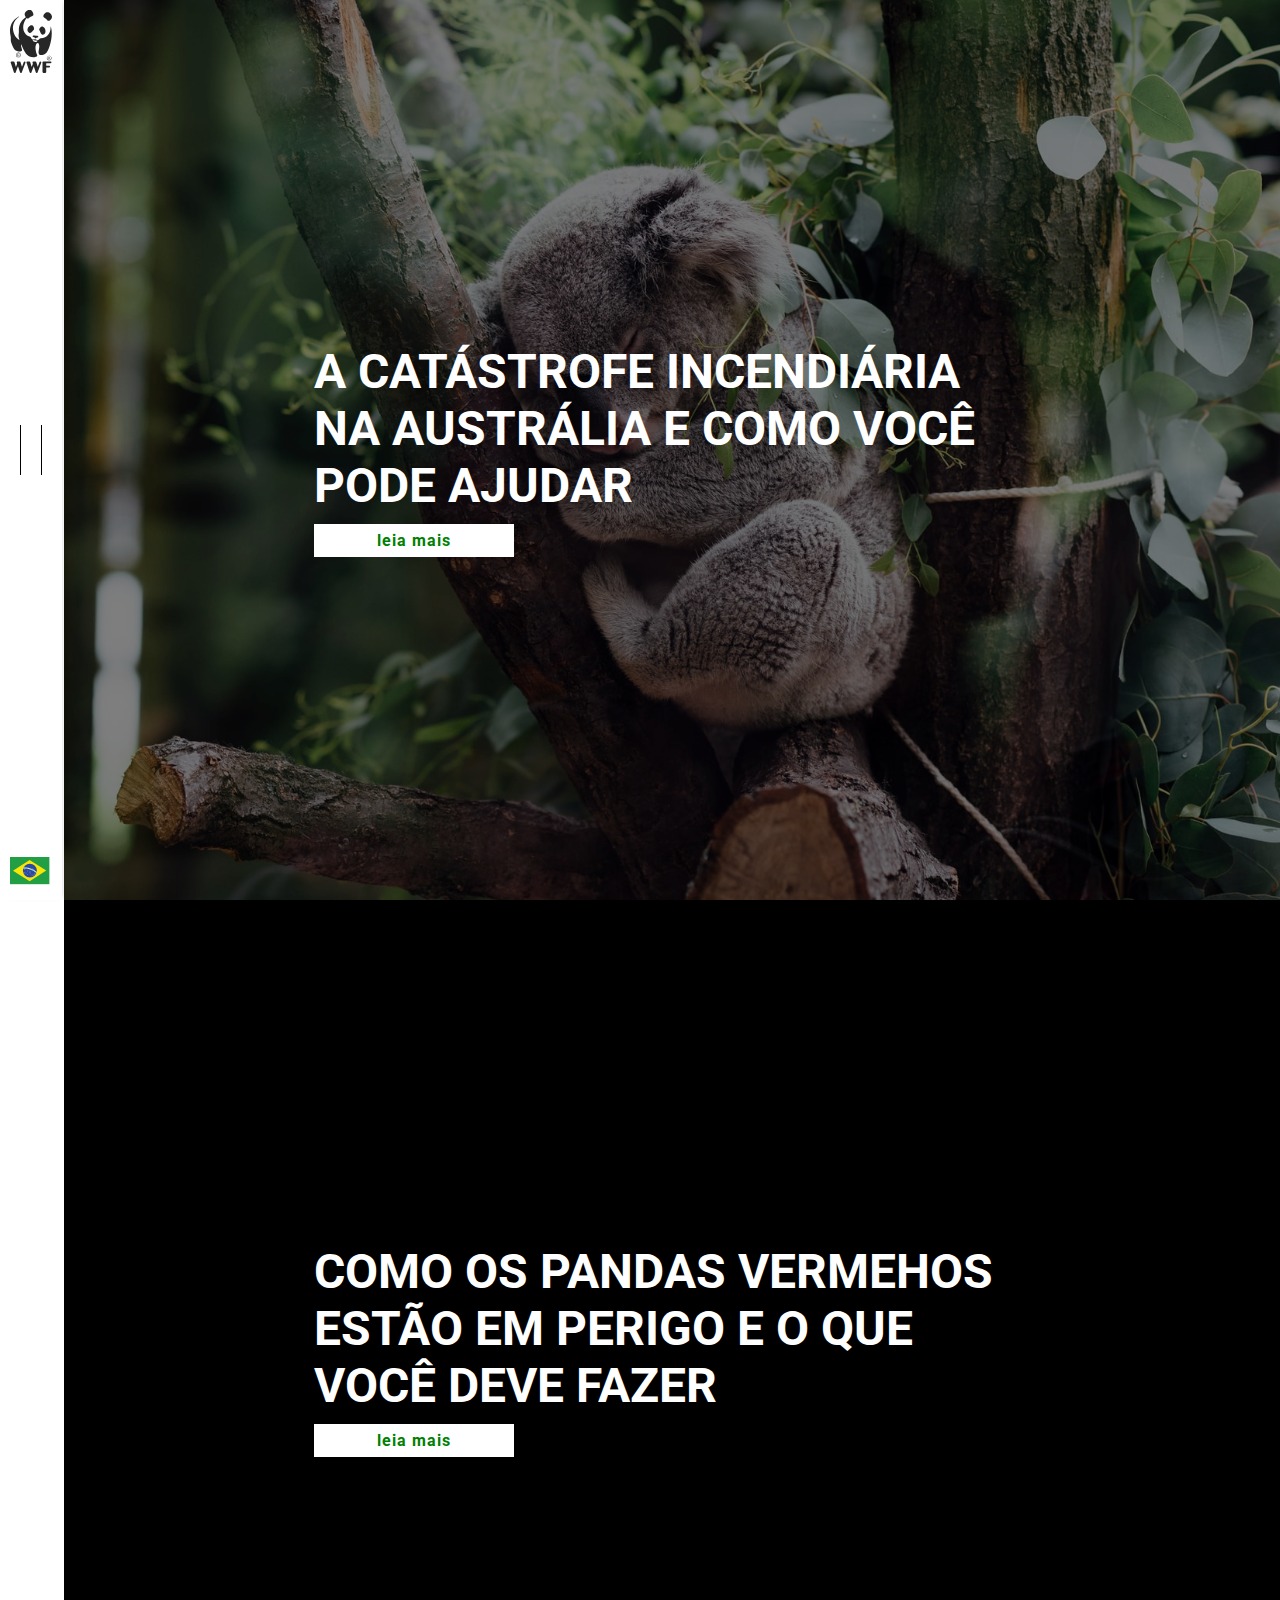
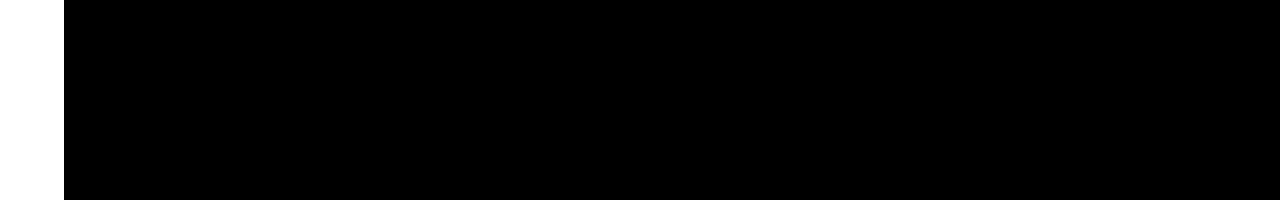
<file: index.html>
<!DOCTYPE html>
<html lang="pt-br">

<head>
    <meta charset="UTF-8">
    <meta http-equiv="X-UA-Compatible" content="IE=edge">
    <meta name="viewport" content="width=device-width, initial-scale=1.0">
    <link rel="stylesheet" href="assets/css/style.css">
    <link rel="stylesheet" href="assets/css/loading.css">
    <link rel="stylesheet" href="assets/css/icons.css">
    <title>WWF Brazil - Página Inicial</title>
</head>

<body class="oy-h">
    <!-- SITE -->
    <div class="website">
        <!-- MENU -->
        <nav>
            <div class="logo-area">
                <a href="index.html">
                    <img src="assets/img/wwf.svg" alt="Logo WWF Brazil" />
                </a>
                <a href="#">
                    <img src="assets/img/brazil.svg" alt="Brazil Flag" />
                </a>
            </div>
            <div class="menu-area">
                <ul>
                    <li id="menu">
                        <i class="menu-icon"></i>
                    </li>
                </ul>
            </div>
        </nav>

        <div class="menu-page">
            <ul>
                <li>
                    <a href="index.html">Home</a>
                </li>
                <li>
                    <a href="about.html">Sobre nós</a>
                </li>
                <li>
                    <a href="cause.html">Sobre a causa</a>
                </li>
                <li>
                    <a href="contact.html">Fale conosco</a>
                </li>
                <li>
                    <a href="news.html">Notícias</a>
                </li>
            </ul>
        </div>

        <!-- CONTEUDO -->
        <div class="content">
            <!-- BANNER INICIAL -->
            <div class="carousel">
                <div class="banner">
                    <div class="bg" index="1" id="koala"></div>
                    <div class="new">
                        <div class="title">A CATÁSTROFE INCENDIÁRIA NA AUSTRÁLIA E COMO VOCÊ PODE AJUDAR</div>
                        <button class="banner-button">leia mais</button>
                    </div>
                </div>
                <div  class="banner">
                    <div class="bg" index="2" id="panda"></div>
                    <div class="new">
                        <div class="title">COMO OS PANDAS VERMEHOS ESTÃO EM PERIGO E O QUE VOCÊ DEVE FAZER</div>
                        <button class="banner-button">leia mais</button>
                    </div>
                </div>
            </div>
        </div>
    </div>

    <div class="loading-page">
        <img src="assets/img/wwf.svg" alt="WWF Logo">
    </div>

    <script src="assets/js/loading.js"></script>
    <script src="assets/js/menu.js"></script>
</body>

</html>
</file>
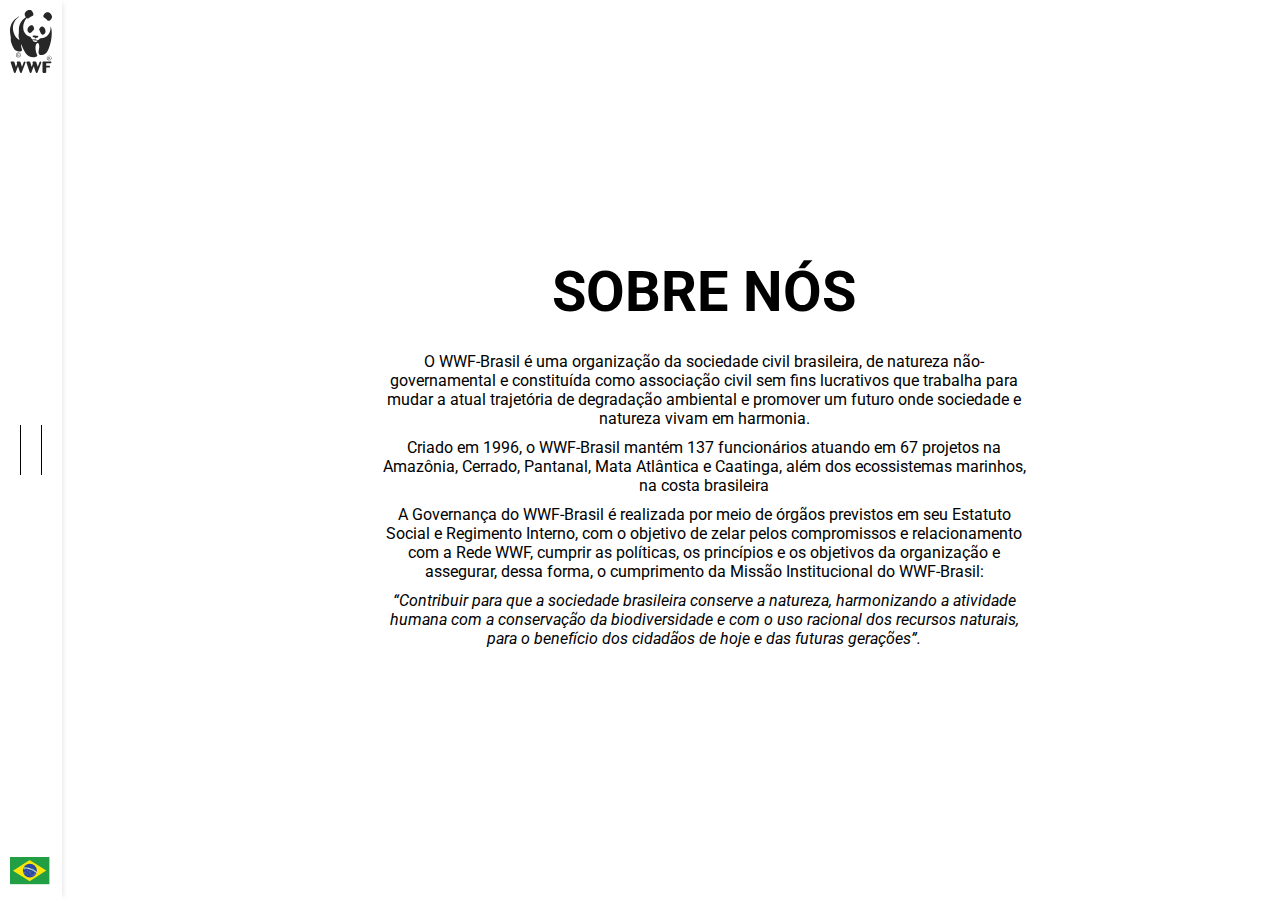
<file: about.html>
<!DOCTYPE html>
<html lang="pt-br">

<head>
    <meta charset="UTF-8">
    <meta http-equiv="X-UA-Compatible" content="IE=edge">
    <meta name="viewport" content="width=device-width, initial-scale=1.0">
    <link rel="stylesheet" href="assets/css/style.css">
    <link rel="stylesheet" href="assets/css/loading.css">
    <link rel="stylesheet" href="assets/css/icons.css">
    <link rel="stylesheet" href="assets/css/about.css">
    <title>WWF Brazil - Página Inicial</title>
</head>

<body class="oy-h">
    <!-- SITE -->
    <div class="website">
        <!-- MENU -->
        <nav>
            <div class="logo-area">
                <a href="index.html">
                    <img src="assets/img/wwf.svg" alt="Logo WWF Brazil" />
                </a>
                <a href="#">
                    <img src="assets/img/brazil.svg" alt="Brazil Flag" />
                </a>
            </div>
            <div class="menu-area">
                <ul>
                    <li id="menu">
                        <i class="menu-icon"></i>
                    </li>
                </ul>
            </div>
        </nav>

        <div class="menu-page">
            <ul>
                <li>
                    <a href="index.html">Home</a>
                </li>
                <li>
                    <a href="about.html">Sobre nós</a>
                </li>
                <li>
                    <a href="cause.html">Sobre a causa</a>
                </li>
                <li>
                    <a href="contact.html">Fale conosco</a>
                </li>
                <li>
                    <a href="news.html">Notícias</a>
                </li>
            </ul>
        </div>

        <!-- CONTEUDO -->
        <div class="content">
            <div class="content-area">
                <div class="content-area-title">
                    <h1>Sobre nós</h1>
                </div>
                <div class="content-area-text">
                    <p>
                        O WWF-Brasil é uma organização da sociedade civil brasileira, de natureza não-governamental e
                        constituída como associação civil sem fins lucrativos que trabalha para mudar a atual trajetória
                        de degradação ambiental e promover um futuro onde sociedade e natureza vivam em harmonia.
                    </p>
                    <p>
                        Criado em 1996, o WWF-Brasil mantém 137 funcionários atuando em 67 projetos na Amazônia,
                        Cerrado, Pantanal, Mata Atlântica e Caatinga, além dos ecossistemas marinhos, na costa
                        brasileira
                    </p>
                    <p>
                        A Governança do WWF-Brasil é realizada por meio de órgãos previstos em seu Estatuto Social e
                        Regimento Interno, com o objetivo de zelar pelos compromissos e relacionamento com a Rede WWF,
                        cumprir as políticas, os princípios e os objetivos da organização e assegurar, dessa forma, o
                        cumprimento da Missão Institucional do WWF-Brasil:
                    </p>
                    <p>
                        <i>“Contribuir para que a sociedade brasileira conserve a natureza, harmonizando a atividade humana
                        com a conservação da biodiversidade e com o uso racional dos recursos naturais, para o benefício
                        dos cidadãos de hoje e das futuras gerações”.</i>
                    </p>
                </div>
            </div>
        </div>
    </div>

    <div class="loading-page">
        <img src="assets/img/wwf.svg" alt="WWF Logo">
    </div>

    <script src="assets/js/loading.js"></script>
    <script src="assets/js/menu.js"></script>
</body>

</html>
</file>
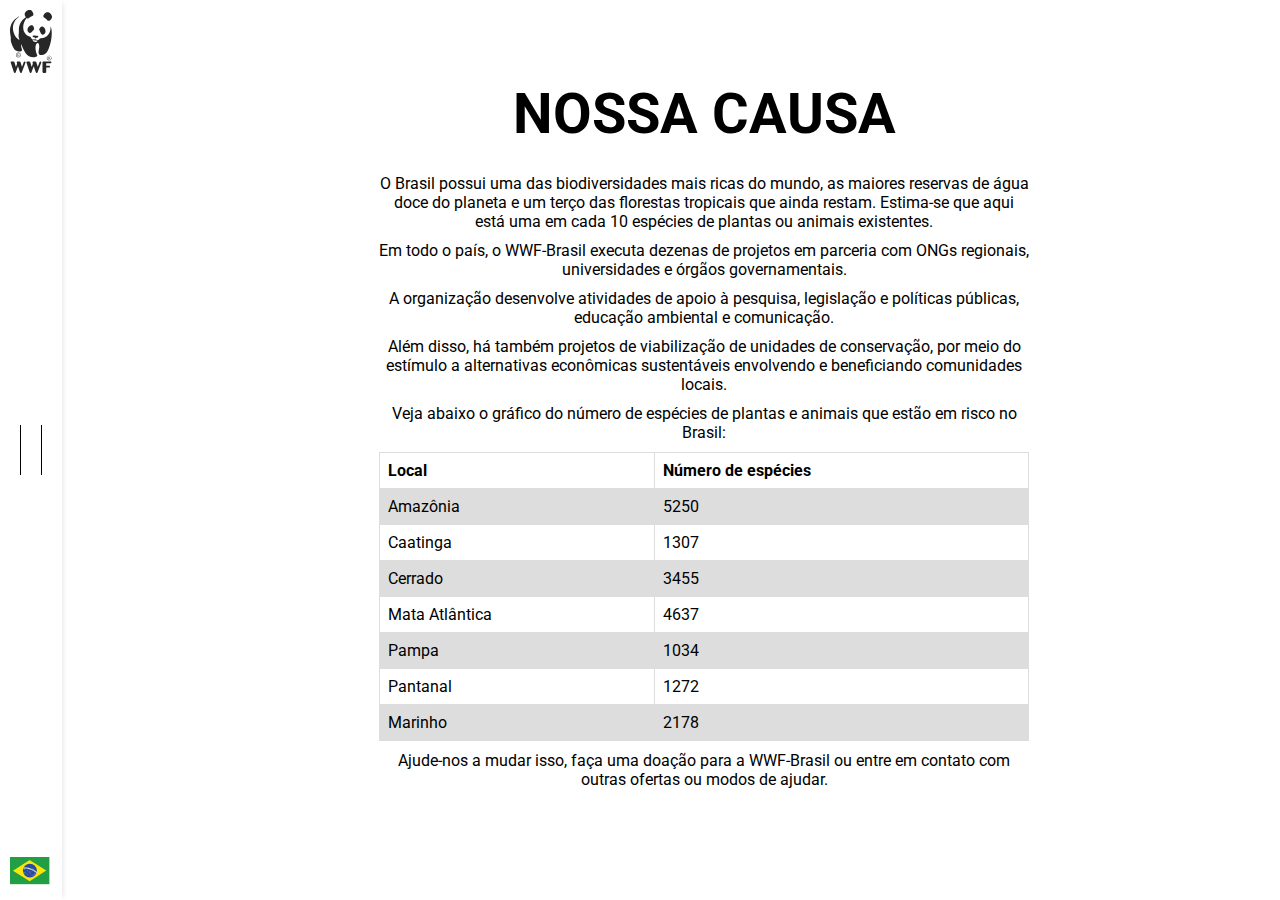
<file: cause.html>
<!DOCTYPE html>
<html lang="pt-br">

<head>
    <meta charset="UTF-8">
    <meta http-equiv="X-UA-Compatible" content="IE=edge">
    <meta name="viewport" content="width=device-width, initial-scale=1.0">
    <link rel="stylesheet" href="assets/css/style.css">
    <link rel="stylesheet" href="assets/css/loading.css">
    <link rel="stylesheet" href="assets/css/icons.css">
    <link rel="stylesheet" href="assets/css/cause.css">
    <title>WWF Brazil - Página Inicial</title>
</head>

<body class="oy-h">
    <!-- SITE -->
    <div class="website">
        <!-- MENU -->
        <nav>
            <div class="logo-area">
                <a href="index.html">
                    <img src="assets/img/wwf.svg" alt="Logo WWF Brazil" />
                </a>
                <a href="#">
                    <img src="assets/img/brazil.svg" alt="Brazil Flag" />
                </a>
            </div>
            <div class="menu-area">
                <ul>
                    <li id="menu">
                        <i class="menu-icon"></i>
                    </li>
                </ul>
            </div>
        </nav>

        <div class="menu-page">
            <ul>
                <li>
                    <a href="index.html">Home</a>
                </li>
                <li>
                    <a href="about.html">Sobre nós</a>
                </li>
                <li>
                    <a href="cause.html">Sobre a causa</a>
                </li>
                <li>
                    <a href="contact.html">Fale conosco</a>
                </li>
                <li>
                    <a href="news.html">Notícias</a>
                </li>
            </ul>
        </div>

        <!-- CONTEUDO -->
        <div class="content">
            <div class="content-area">
                <div class="content-area-title">
                    <h1>Nossa causa</h1>
                </div>
                <div class="content-area-text">
                    <p>
                        O Brasil possui uma das biodiversidades mais ricas do mundo, as maiores reservas de água doce do
                        planeta e um terço das florestas tropicais que ainda restam. Estima-se que aqui está uma em cada
                        10 espécies de plantas ou animais existentes.
                    </p>
                    <p>
                        Em todo o país, o WWF-Brasil executa dezenas de projetos em parceria com ONGs regionais,
                        universidades e órgãos governamentais.
                    </p>
                    <p>
                        A organização desenvolve atividades de apoio à pesquisa, legislação e políticas públicas,
                        educação ambiental e comunicação.
                    </p>
                    <p>
                        Além disso, há também projetos de viabilização de unidades de conservação, por meio do estímulo
                        a alternativas econômicas sustentáveis envolvendo e beneficiando comunidades locais.
                    </p>
                    <p>
                        Veja abaixo o gráfico do número de espécies de plantas e animais que estão em risco no Brasil:
                    </p>
                    <table>
                        <tr>
                            <th>Local</th>
                            <th>Número de espécies</th>
                        </tr>
                        <tr>
                            <td>Amazônia</td>
                            <td>5250</td>
                        </tr>
                        <tr>
                            <td>Caatinga</td>
                            <td>1307</td>
                        </tr>
                        <tr>
                            <td>Cerrado</td>
                            <td>3455</td>
                        </tr>
                        <tr>
                            <td>Mata Atlântica</td>
                            <td>4637</td>
                        </tr>
                        <tr>
                            <td>Pampa</td>
                            <td>1034</td>
                        </tr>
                        <tr>
                            <td>Pantanal</td>
                            <td>1272</td>
                        </tr>
                        <tr>
                            <td>Marinho</td>
                            <td>2178</td>
                        </tr>
                    </table>
                    <p>
                        Ajude-nos a mudar isso, faça uma doação para a WWF-Brasil ou entre em contato com outras ofertas ou modos de ajudar.
                    </p>
                    <br><br>
                </div>
            </div>
        </div>
    </div>

    <div class="loading-page">
        <img src="assets/img/wwf.svg" alt="WWF Logo">
    </div>

    <script src="assets/js/loading.js"></script>
    <script src="assets/js/menu.js"></script>
</body>

</html>
</file>
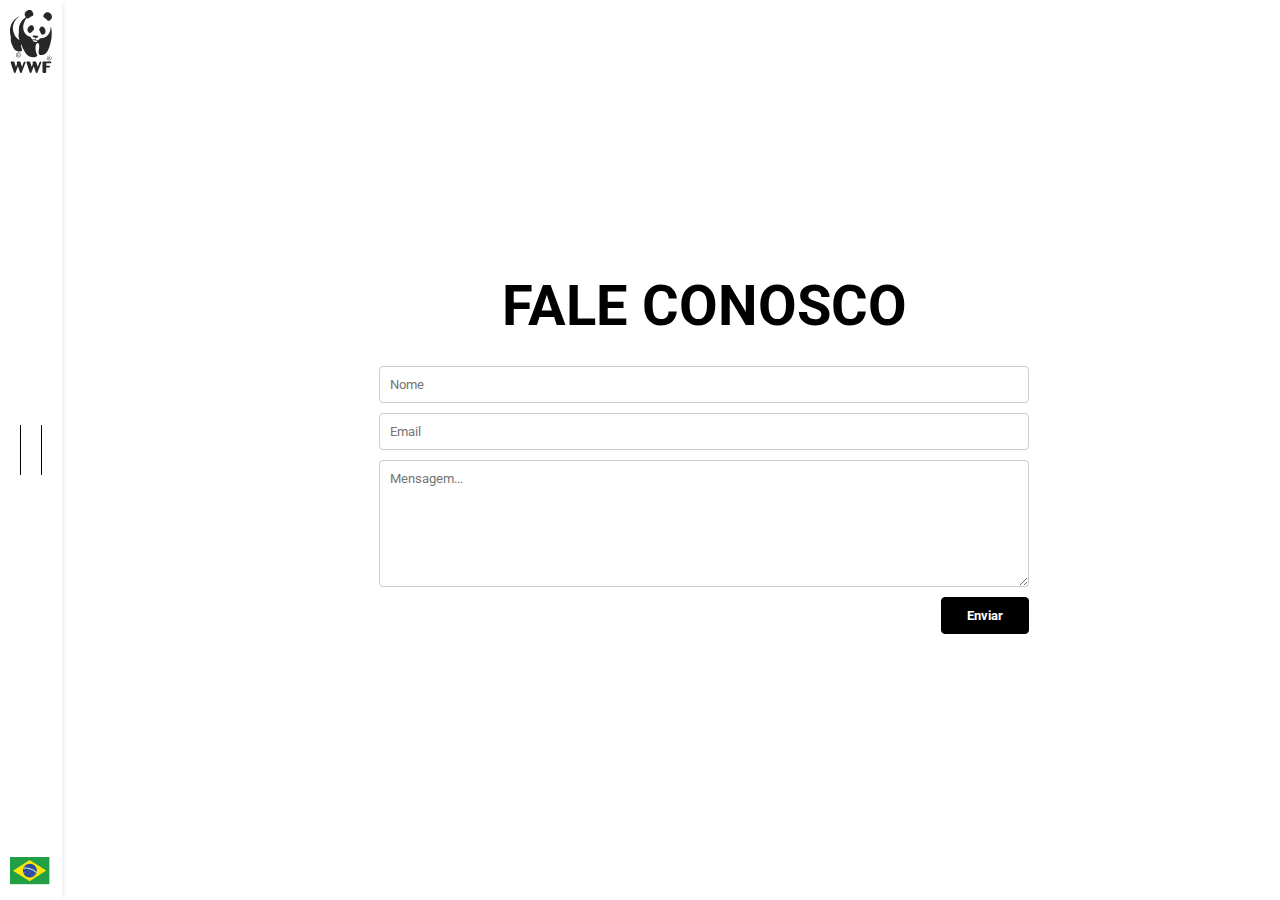
<file: contact.html>
<!DOCTYPE html>
<html lang="pt-br">

<head>
    <meta charset="UTF-8">
    <meta http-equiv="X-UA-Compatible" content="IE=edge">
    <meta name="viewport" content="width=device-width, initial-scale=1.0">
    <link rel="stylesheet" href="assets/css/style.css">
    <link rel="stylesheet" href="assets/css/loading.css">
    <link rel="stylesheet" href="assets/css/icons.css">
    <link rel="stylesheet" href="assets/css/contact.css">
    <title>WWF Brazil - Página Inicial</title>
</head>

<body class="oy-h">
    <!-- SITE -->
    <div class="website">
        <!-- MENU -->
        <nav>
            <div class="logo-area">
                <a href="index.html">
                    <img src="assets/img/wwf.svg" alt="Logo WWF Brazil" />
                </a>
                <a href="#">
                    <img src="assets/img/brazil.svg" alt="Brazil Flag" />
                </a>
            </div>
            <div class="menu-area">
                <ul>
                    <li id="menu">
                        <i class="menu-icon"></i>
                    </li>
                </ul>
            </div>
        </nav>

        <div class="menu-page">
            <ul>
                <li>
                    <a href="index.html">Home</a>
                </li>
                <li>
                    <a href="about.html">Sobre nós</a>
                </li>
                <li>
                    <a href="cause.html">Sobre a causa</a>
                </li>
                <li>
                    <a href="contact.html">Fale conosco</a>
                </li>
                <li>
                    <a href="news.html">Notícias</a>
                </li>
            </ul>
        </div>

        <!-- CONTEUDO -->
        <div class="content">
            <div class="content-area">
                <div class="content-area-title">
                    <h1>Fale Conosco</h1>
                </div>
                <div class="content-area-text">
                    <form>
                        <input type="text" placeholder="Nome">
                        <input type="text" placeholder="Email">
                        <textarea placeholder="Mensagem..." rows="7"></textarea>
                        <button type="submit">Enviar</button>
                    </form>
                </div>
            </div>
        </div>
    </div>

    <div class="success-message hide">
        <div class="success-message-area">
            <div class="success-message-area-title">
                <p>Mensagem enviada com sucesso!</p>
            </div>
            <div class="success-message-area-text">
                <p>Obrigado por entrar em contato conosco. Em breve entraremos em contato com você.</p>
            </div>
        </div>
    </div>

    <div class="loading-page">
        <img src="assets/img/wwf.svg" alt="WWF Logo">
    </div>

    <script src="assets/js/loading.js"></script>
    <script src="assets/js/menu.js"></script>

    <script>
        const submit = (e) => {
            e.preventDefault();
            document.querySelector('.success-message').classList.remove('hide');
            setTimeout(() => {
                document.querySelector('.success-message').classList.add('hide');
            }, 3000);
        }
        document.querySelector('form').addEventListener('submit', submit);
    </script>
</body>

</html>
</file>
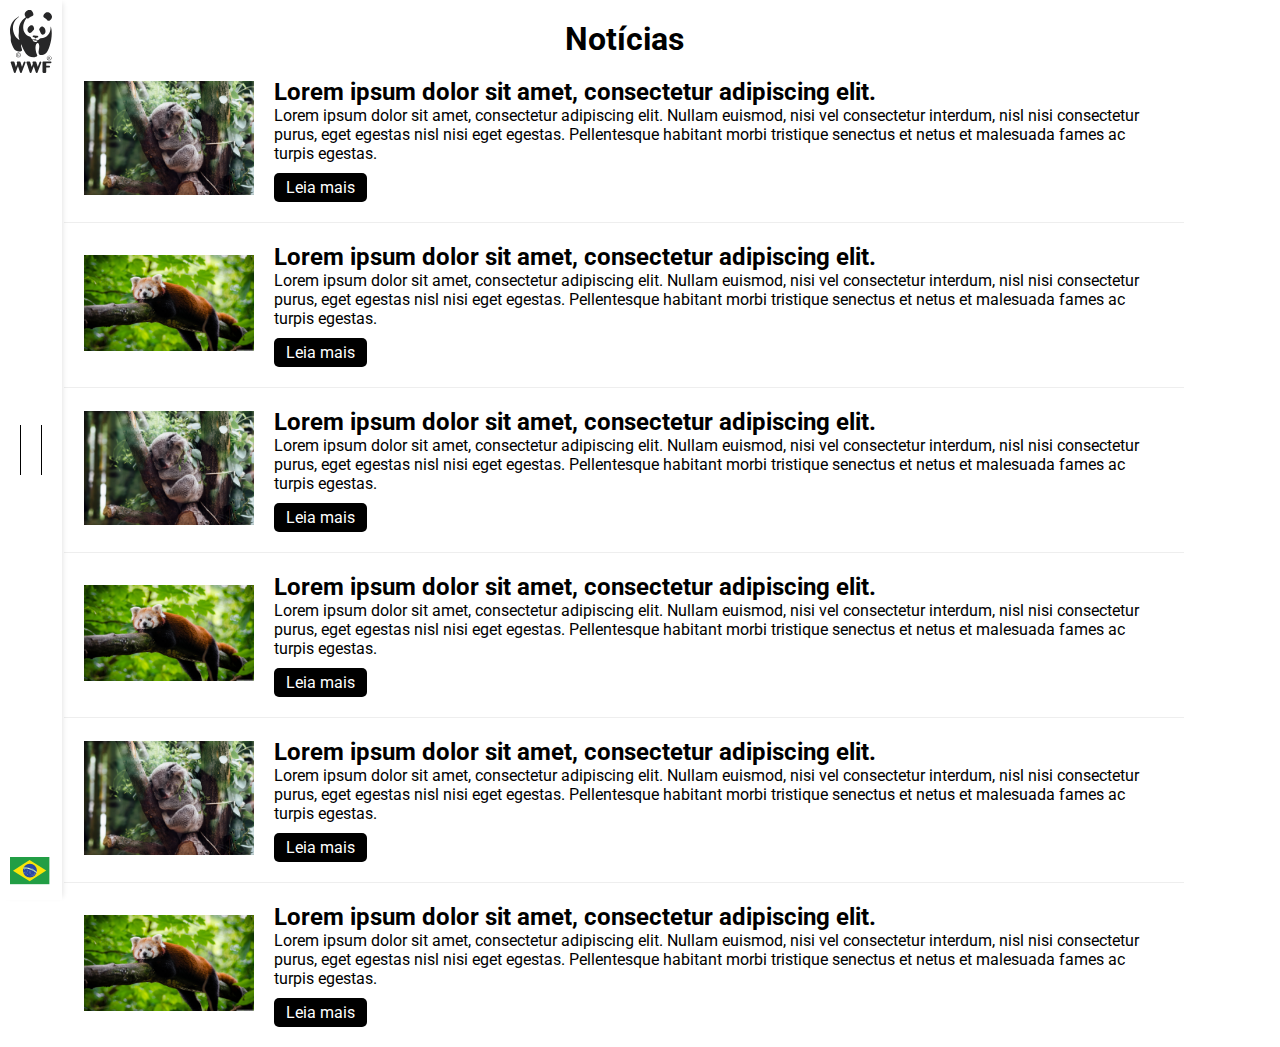
<file: news.html>
<!DOCTYPE html>
<html lang="pt-br">

<head>
    <meta charset="UTF-8">
    <meta http-equiv="X-UA-Compatible" content="IE=edge">
    <meta name="viewport" content="width=device-width, initial-scale=1.0">
    <link rel="stylesheet" href="assets/css/style.css">
    <link rel="stylesheet" href="assets/css/loading.css">
    <link rel="stylesheet" href="assets/css/icons.css">
    <link rel="stylesheet" href="assets/css/news.css">
    <title>WWF Brazil - Página Inicial</title>
</head>

<body class="oy-h">
    <!-- SITE -->
    <div class="website">
        <!-- MENU -->
        <nav>
            <div class="logo-area">
                <a href="index.html">
                    <img src="assets/img/wwf.svg" alt="Logo WWF Brazil" />
                </a>
                <a href="#">
                    <img src="assets/img/brazil.svg" alt="Brazil Flag" />
                </a>
            </div>
            <div class="menu-area">
                <ul>
                    <li id="menu">
                        <i class="menu-icon"></i>
                    </li>
                </ul>
            </div>
        </nav>

        <div class="menu-page">
            <ul>
                <li>
                    <a href="index.html">Home</a>
                </li>
                <li>
                    <a href="about.html">Sobre nós</a>
                </li>
                <li>
                    <a href="cause.html">Sobre a causa</a>
                </li>
                <li>
                    <a href="contact.html">Fale conosco</a>
                </li>
                <li>
                    <a href="news.html">Notícias</a>
                </li>
            </ul>
        </div>

        <!-- CONTEUDO -->
        <div class="content">
            <div class="content-area">
                <h1>Notícias</h1>
                <div class="news-area">
                    <div class="news-item">
                        <div class="news-item-image">
                            <img src="assets/img/home/banners/koala.png" alt="Koala" />
                        </div>
                        <div class="news-item-text">
                            <h2>Lorem ipsum dolor sit amet, consectetur adipiscing elit.</h2>
                            <p>Lorem ipsum dolor sit amet, consectetur adipiscing elit. Nullam euismod, nisi vel
                                consectetur
                                interdum, nisl nisi consectetur purus, eget egestas nisl nisi eget egestas.
                                Pellentesque habitant morbi tristique senectus et netus et malesuada fames ac turpis
                                egestas.
                            </p>
                            <a href="#">Leia mais</a>
                        </div>
                    </div>
                    <div class="news-item">
                        <div class="news-item-image">
                            <img src="assets/img/home/banners/panda.jpg" alt="Panda" />
                        </div>
                        <div class="news-item-text">
                            <h2>Lorem ipsum dolor sit amet, consectetur adipiscing elit.</h2>
                            <p>Lorem ipsum dolor sit amet, consectetur adipiscing elit. Nullam euismod, nisi vel
                                consectetur
                                interdum, nisl nisi consectetur purus, eget egestas nisl nisi eget egestas.
                                Pellentesque habitant morbi tristique senectus et netus et malesuada fames ac turpis
                                egestas.
                            </p>
                            <a href="#">Leia mais</a>
                        </div>
                    </div>
                    <div class="news-item">
                        <div class="news-item-image">
                            <img src="assets/img/home/banners/koala.png" alt="Koala" />
                        </div>
                        <div class="news-item-text">
                            <h2>Lorem ipsum dolor sit amet, consectetur adipiscing elit.</h2>
                            <p>Lorem ipsum dolor sit amet, consectetur adipiscing elit. Nullam euismod, nisi vel
                                consectetur
                                interdum, nisl nisi consectetur purus, eget egestas nisl nisi eget egestas.
                                Pellentesque habitant morbi tristique senectus et netus et malesuada fames ac turpis
                                egestas.
                            </p>
                            <a href="#">Leia mais</a>
                        </div>
                    </div>
                    <div class="news-item">
                        <div class="news-item-image">
                            <img src="assets/img/home/banners/panda.jpg" alt="Panda" />
                        </div>
                        <div class="news-item-text">
                            <h2>Lorem ipsum dolor sit amet, consectetur adipiscing elit.</h2>
                            <p>Lorem ipsum dolor sit amet, consectetur adipiscing elit. Nullam euismod, nisi vel
                                consectetur
                                interdum, nisl nisi consectetur purus, eget egestas nisl nisi eget egestas.
                                Pellentesque habitant morbi tristique senectus et netus et malesuada fames ac turpis
                                egestas.
                            </p>
                            <a href="#">Leia mais</a>
                        </div>
                    </div>
                    <div class="news-item">
                        <div class="news-item-image">
                            <img src="assets/img/home/banners/koala.png" alt="Koala" />
                        </div>
                        <div class="news-item-text">
                            <h2>Lorem ipsum dolor sit amet, consectetur adipiscing elit.</h2>
                            <p>Lorem ipsum dolor sit amet, consectetur adipiscing elit. Nullam euismod, nisi vel
                                consectetur
                                interdum, nisl nisi consectetur purus, eget egestas nisl nisi eget egestas.
                                Pellentesque habitant morbi tristique senectus et netus et malesuada fames ac turpis
                                egestas.
                            </p>
                            <a href="#">Leia mais</a>
                        </div>
                    </div>
                    <div class="news-item">
                        <div class="news-item-image">
                            <img src="assets/img/home/banners/panda.jpg" alt="Panda" />
                        </div>
                        <div class="news-item-text">
                            <h2>Lorem ipsum dolor sit amet, consectetur adipiscing elit.</h2>
                            <p>Lorem ipsum dolor sit amet, consectetur adipiscing elit. Nullam euismod, nisi vel
                                consectetur
                                interdum, nisl nisi consectetur purus, eget egestas nisl nisi eget egestas.
                                Pellentesque habitant morbi tristique senectus et netus et malesuada fames ac turpis
                                egestas.
                            </p>
                            <a href="#">Leia mais</a>
                        </div>
                    </div>
                </div>
            </div>
        </div>

        <div class="loading-page">
            <img src="assets/img/wwf.svg" alt="WWF Logo">
        </div>

        <script src="assets/js/loading.js"></script>
        <script src="assets/js/menu.js"></script>
</body>

</html>
</file>
<file: assets/css/style.css>
@import url('https://fonts.googleapis.com/css2?family=Roboto:wght@100;300;400;700&display=swap');
* {
    margin: 0;
    padding: 0;
    font-family: 'Roboto', sans-serif;
}

body {
    min-height: 100vh;
    min-width: 100%;
    padding-left: 42px;
    overflow-x: hidden;
}

img {
    max-width: 100%;
    height: auto;
}

.website {
    width: 100vw;
    display: flex;
    flex-direction: row;
    align-items: center;
}

nav {
    width: 42px;
    position: fixed;
    padding-left: 10px;
    padding-right: 10px;
    min-height: 100vh;
    box-shadow: 4px 0px 5px -3px rgba(0, 0, 0, 0.1);
    -webkit-box-shadow: 4px 0px 5px -3px rgba(0, 0, 0, 0.1);
    -moz-box-shadow: 4px 0px 5px -3px rgba(0, 0, 0, 0.1);
    top: 0;
    left: 0;
    background: white;
    z-index: 100;
    transition: box-shadow 0.1s ease-in-out;
}

nav.active {
    box-shadow: 4px 0px 5px -3px rgba(0, 0, 0, 0);
    -webkit-box-shadow: 4px 0px 5px -3px rgba(0, 0, 0, 0);
    -moz-box-shadow: 4px 0px 5px -3px rgba(0, 0, 0, 0);
}

nav ul {
    list-style: none;
    display: flex;
    flex-direction: column;
    align-items: center;
}

nav ul a {
    text-decoration: none;
    color: #000;
    font-size: 1.2rem;
    font-weight: bold;
    padding: 10px 0;
    transition: all 0.3s ease-in-out
}

.content {
    width: fit-content;
    padding-left: 22px;
}

.logo-area {
    position: absolute;
    display: flex;
    flex-direction: column;
    height: 100vh;
    justify-content: space-between;
    padding-right: 10px;
}

.logo-area a:first-child {
    margin-top: 10px;
}

.logo-area a:last-child {
    margin-bottom: 10px;
}

.menu-area {
    height: 100vh;
    display: flex;
    flex-direction: column;
    justify-content: center;
}

ul {
    margin: 0;
    padding: 0;
}

.carousel img {
    min-height: 100vh;
    width: auto;
    margin: 0;
}

.carousel {
    background: black;
}

.carousel .bg {
    width: 100vw;
    height: 100vh;
    background: black;
    background-size: cover;
    filter: opacity(0.5);
    background-attachment: fixed;
    background-position: center;
    background-repeat: no-repeat;
    padding-left: 42px;
}

.carousel .banner {
    position: relative;
}

.carousel .new {
    position: absolute;
    left: 250px;
    width: 700px;
    top: 0;
    bottom: 0;
    display: flex;
    flex-direction: column;
    justify-content: center;
}

.carousel .new .title {
    font-size: 3rem;
    font-weight: bold;
    color: white;
    text-transform: uppercase;
    margin-bottom: 10px;
}

.carousel .banner-button {
    background: white;
    border: none;
    padding: 7px 20px;
    font-size: 16px;
    width: 200px;
    font-weight: bold;
    color: green;
    letter-spacing: 1px;
    cursor: pointer;
    transition: transform 0.1s ease-in-out;
}

.carousel .banner-button:hover {
    transform: scale(1.05);
}

.carousel .bg#koala {
    background-image: url('../img/home/banners/koala.png');
}

.carousel .bg#panda {
    background-image: url('../img/home/banners/panda.jpg');
    background-size: 100% 100%;
}

.oy-h {
    overflow-y: hidden;
}

.menu-page {
    position: fixed;
    background: white;
    width: calc(100vw - 42px);
    height: 100vh;
    z-index: 99;
    top: 0;
    left: -100vw;
    transition: left 0.2s ease-in-out;
    display: flex;
    flex-direction: column;
    align-items: center;
    justify-content: center;
}

.menu-page ul li {
    list-style: none;
    margin-bottom: 10px;
    display: block;
    text-align: center;
}

.menu-page ul li a {
    text-decoration: none;
    color: #000;
    font-size: 2rem;
    text-align: center;
}

.menu-page ul li a:after {
    content: '';
    display: block;
    width: 0;
    height: 2px;
    background: black;
    margin-top: 3px;
    transition: width 0.2s ease-in-out;
}

.menu-page ul li a:hover::after {
    width: 100%;
}

.menu-page.active {
    left: 42px;
}
</file>
<file: assets/css/loading.css>
.loading-page {
    position: fixed;
    background: white;
    width: 100vw;
    height: 100vh;
    z-index: 200;
    top: 0;
    left: 0;
    display: flex;
    align-items: center;
    justify-content: center;
}

.loading-page img{
    width: 150px;
    height: auto;
    -webkit-animation: pulse 2s ease-in-out infinite both;
	        animation: pulse 2s ease-in-out infinite both;
}

.loading-page img.back {
    -webkit-animation: slide-out-top 0.5s cubic-bezier(0.550, 0.085, 0.680, 0.530) both;
	        animation: slide-out-top 0.5s cubic-bezier(0.550, 0.085, 0.680, 0.530) both;
}

@-webkit-keyframes slide-out-top {
    0% {
      -webkit-transform: translateY(0);
              transform: translateY(0);
      opacity: 1;
    }
    100% {
      -webkit-transform: translateY(-1000px);
              transform: translateY(-1000px);
      opacity: 0;
    }
  }
  @keyframes slide-out-top {
    0% {
      -webkit-transform: translateY(0);
              transform: translateY(0);
      opacity: 1;
    }
    100% {
      -webkit-transform: translateY(-1000px);
              transform: translateY(-1000px);
      opacity: 0;
    }
  }

@-webkit-keyframes pulse {
    0% {
      -webkit-transform: scale(1);
              transform: scale(1);
    }
    50% {
      -webkit-transform: scale(1.1);
              transform: scale(1.1);
    }
    100% {
      -webkit-transform: scale(1);
              transform: scale(1);
    }
  }
  @keyframes pulsate-fwd {
    0% {
      -webkit-transform: scale(1);
              transform: scale(1);
    }
    50% {
      -webkit-transform: scale(1.1);
              transform: scale(1.1);
    }
    100% {
      -webkit-transform: scale(1);
              transform: scale(1);
    }
  }
</file>
<file: assets/css/icons.css>
i.menu-icon {
    display: block;
    width: 42px;
    height: 50px;
    position: relative;
    cursor: pointer;
}

i.menu-icon::after {
    content: ' ';
    position: absolute;
    width: 1px;
    height: 50px;
    background-color: black;
    right: 10px;
    transition: all .15s ease-in-out;
}

i.menu-icon::before {
    content: ' ';
    position: absolute;
    width: 1px;
    height: 50px;
    background-color: black;
    left: 10px;
    transition: all .15s ease-in-out;
}

i.menu-icon.active::after {
    transform: rotate(45deg);
    right: 20px;
}

i.menu-icon.active::before {
    transform: rotate(-45deg);
    left: 20px;
}
</file>
<file: assets/css/about.css>
.content-area-title {
    text-transform: uppercase;
    font-size: 28px;
    width: 100vw;
    background-repeat: no-repeat;
    background-size: 100%;
    height: 100px;
    background-position: center;
    display: flex;
    align-items: center;
    justify-content: center;
}

.content-area-text {
    width: 650px;
    margin: 0 auto;
}

.content-area-text p{
    margin: 10px 0;
    text-align: center;
}

.content-area {
    display: flex;
    align-items: center;
    justify-content: center;
    flex-direction: column;
    min-height: 100vh;

}

.content {
    min-height: 100vh;
}
</file>
<file: assets/css/cause.css>
.content-area-title {
    text-transform: uppercase;
    font-size: 28px;
    width: 100vw;
    background-repeat: no-repeat;
    background-size: 100%;
    height: 100px;
    background-position: center;
    display: flex;
    align-items: center;
    justify-content: center;
}

.content-area-text {
    width: 650px;
    margin: 0 auto;
}

.content-area-text p{
    margin: 10px 0;
    text-align: center;
}

.content-area {
    display: flex;
    align-items: center;
    justify-content: center;
    flex-direction: column;
    min-height: 100vh;

}

.content {
    min-height: 100vh;
}
table {
    font-family: arial, sans-serif;
    border-collapse: collapse;
    width: 100%;
  }
  
  td, th {
    border: 1px solid #dddddd;
    text-align: left;
    padding: 8px;
  }
  
  tr:nth-child(even) {
    background-color: #dddddd;
  }
</file>
<file: assets/css/contact.css>
.content-area-title {
    text-transform: uppercase;
    font-size: 28px;
    width: 100vw;
    background-repeat: no-repeat;
    background-size: 100%;
    height: 100px;
    background-position: center;
    display: flex;
    align-items: center;
    justify-content: center;
}

.content-area-text {
    width: 650px;
    margin: 0 auto;
}

.content-area-text p{
    margin: 10px 0;
    text-align: center;
}

.content-area {
    display: flex;
    align-items: center;
    justify-content: center;
    flex-direction: column;
    min-height: 100vh;

}

.content {
    min-height: 100vh;
}

input, textarea {
    display: block;
    width: 100%;
    margin: 10px 0;
    padding: 10px;
    border: 1px solid #ccc;
    border-radius: 4px;
    box-sizing: border-box;
}


button {
    display: block;
    margin: 10px 0;
    padding: 10px 25px;
    border: 1px solid black;
    border-radius: 4px;
    box-sizing: border-box;
    background-color: black;
    color: #fff;
    font-weight: bold;
    margin-left: auto;
    cursor: pointer;
}

.success-message {
    font-size: 14px;
    color: #fff;
    text-align: center;
    margin: 15px 0;
    background: #4CAF50;
    padding: 10px 20px;
    position: absolute;
    right: 10px;
    bottom: 10px;
    border-radius: 4px;
    cursor: pointer;
    opacity: 1;
    transition: opacity 0.5s;
}

.hide {
    opacity: 0;
}
</file>
<file: assets/css/news.css>
.content {
    min-height: 100vh;
}

.news-item {
    padding: 20px;
    border-bottom: 1px solid #eee;
    display: flex;
    flex-direction: row;
    align-items: center;
    max-width: calc(100vw - 200px);
}

.news-item:last-child {
    border-bottom: none;
}

.news-item-image {
    width: 350px;
    margin-right: 20px;
}

.news-item-text a {
    color: #fff;
    background: black;
    display: inline-block;
    text-decoration: none;
    padding: 5px 12px;
    border-radius: 5px;
    margin-top: 10px;
}

h1 {
    text-align: center;
    margin-top: 20px;
}
</file>
